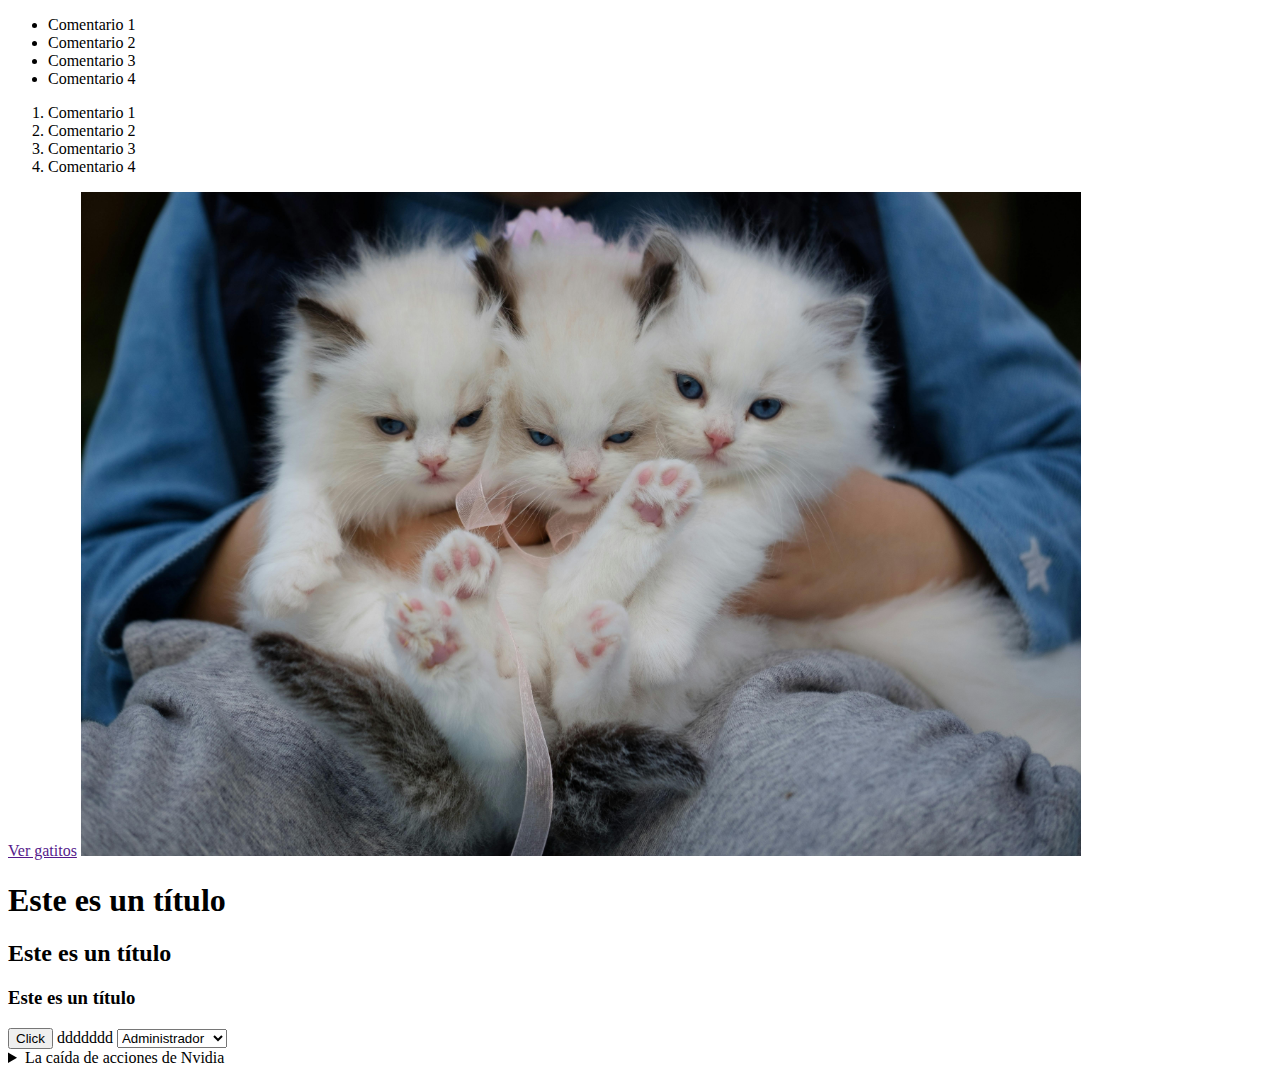
<file: index.html>
<!DOCTYPE html>
<html lang="en">
<head>
    <meta charset="UTF-8">
    <meta name="viewport" content="width=device-width, initial-scale=1.0">
    <title>Ejemplo</title>
</head>
<body>
    <!-- Unordered list -->
    <ul>
        <!-- List Item -->
        <li>Comentario 1</li>
        <li>Comentario 2</li>
        <li>Comentario 3</li>
        <li>Comentario 4</li>
        
    </ul>
    
    <!-- Ordered list -->
    <ol>
        <!-- List Item -->
        <li>Comentario 1</li>
        <li>Comentario 2</li>
        <li>Comentario 3</li>
        <li>Comentario 4</li>
    </ol>

    <!-- Creando un link -->
    <a href="" target="">Ver gatitos</a>

    <!-- Agregando una imagen -->
    <!-- Source -->
    <!-- Alternative Text -->
    <img src="gatitos.jpg" alt="Imagen de gatito blanco" width="1000px">

    <!-- Heading -->
     <h1>Este es un título</h1>
     <h2>Este es un título</h2>
     <h3>Este es un título</h3>

    <!-- botones -->
     <button>Click</button>

    <!-- Desplegable de opciones -->ddddddd
     <select>
        <option>Administrador</option>
        <option>Cliente</option>
        <option>Mantenimiento</option>
        <option>Premium</option>
        <option>data</option>
     </select>

    <!-- Desplegable de preguntas y respuestas -->
     <details>
        <summary>La caída de acciones de Nvidia</summary>
        <p>
            Lorem ipsum dolor, sit amet consectetur adipisicing elit. Magni iste explicabo eveniet molestiae, qui corporis voluptatem tempora ut maxime, voluptatum facere! Animi voluptates incidunt asperiores ratione a quibusdam deleniti sed?
        </p>
     </details>
</body>
</html>
</file>
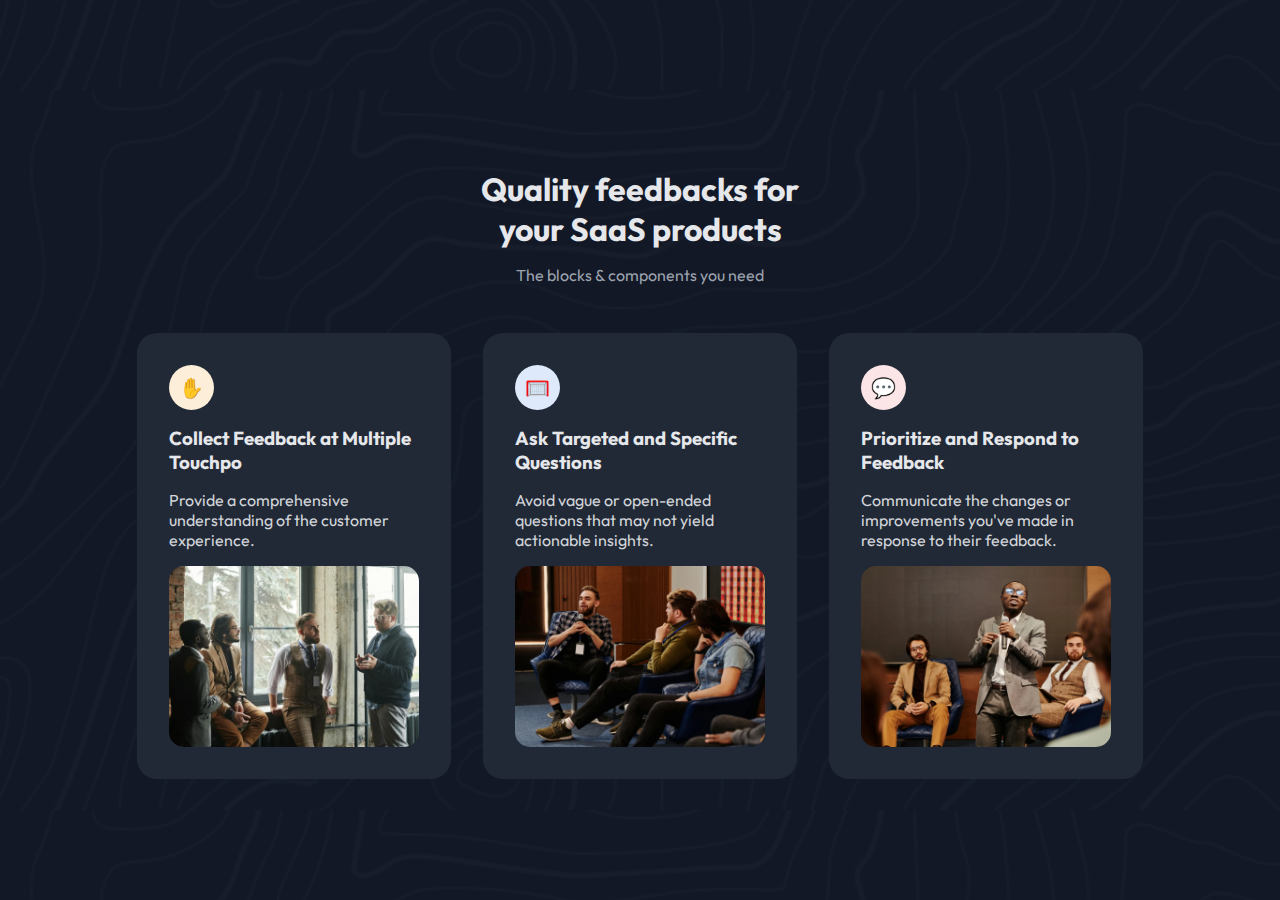
<file: docs/index.html>
<!DOCTYPE html>
<html lang="en">
  <head>
    <meta charset="UTF-8" />
    <meta name="viewport" content="width=device-width, initial-scale=1.0" />

    <link
      rel="icon"
      href="resources/favicon.ico"
      type="image/x-icon"
      sizes="96x96"
    />

    <title>Simple Feature Section | devChallenges.io</title>

    <link rel="stylesheet" href="css/style.css">

  </head>
  <body>
    <header  class="titulo">
        <h1>Quality feedbacks for your SaaS products</h1>
        <p>The blocks & components you need</p>

    </header>
    <main>
        <article>
          <div class="emoji">
            ✋
          </div>
          <h3> Collect Feedback at Multiple Touchpo</h3>
          <p class="card-description">
            Provide a comprehensive understanding of the customer experience.
          </p>
          <img src="./resources/photo_2@2x.png" alt="image">
        </article>
        <article>
          <div class="emoji">
            🥅
          </div>
          <h3>Ask Targeted and Specific Questions</h3>
          <p class="card-description">
            Avoid vague or open-ended questions that may not yield actionable insights.
          </p>
          <img src="./resources/photo_1@2x.png" alt="image">
        </article>
        <article>
          <div class="emoji">
            💬
          </div>
          <h3>Prioritize and Respond to Feedback</h3>
          <p class="card-description">
            Communicate the changes or improvements you've made in response to their feedback.
          </p>
          <img src="./resources/photo_3@2x.png" alt="image">
        </article>
    </main>
     
    <!-- <div>
      <h1 class="Titulo">
        Quality feedbacks for yours SaaS products
      </h1>
    </div>

    <div class="author-info">
      Coded by <a href="#">Your Name Here</a> | Challenge by
      <a href="https://www.devchallenges.io?ref=challenge" target="_blank"
        >devChallenges.io</a
      >.
    </div> -->
  </body>
</html>
</file>
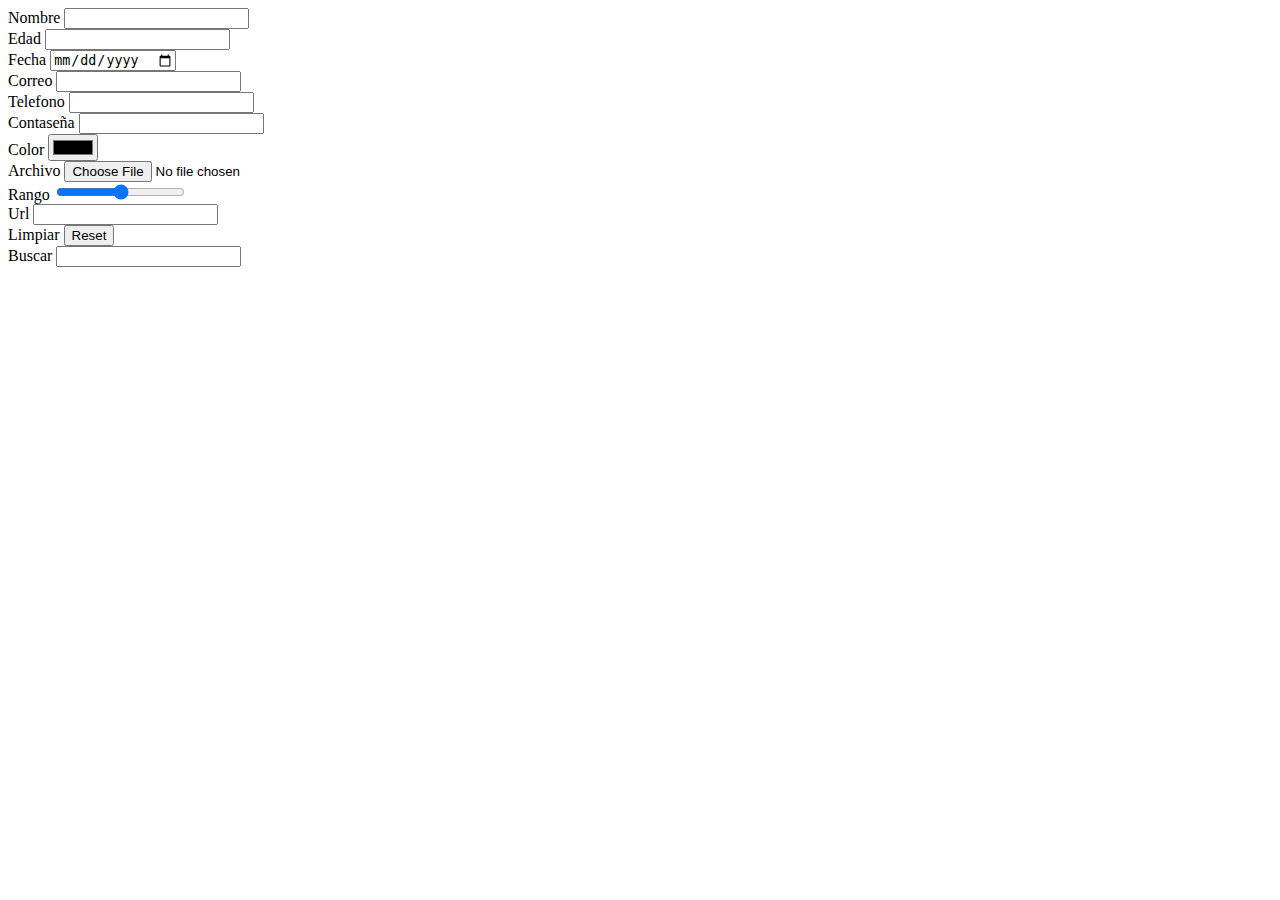
<file: Semana2/Jueves/Index.html>
<!DOCTYPE html>
<html lang="en">
<head>
    <meta charset="UTF-8">
    <meta name="viewport" content="width=device-width, initial-scale=1.0">
    <meta name="description" content="Esta es una paguna de ejemplo de formulario">
    <meta name="keywords" content="Formularios">
    <title>Formularios</title>
    <!-- <style>
        input:valid{
            background-color: green;
        }
        input:invalid{
            background-color: red;
        }
    </style> -->
</head>
<body>
    <form action="">
        <div>
            <label for="nombre">Nombre</label>
            <input type="text" name="nombre" id="nombre">
        </div>
        <div>
            <label for="edad">Edad</label>
            <input type="number" id="edad">
        </div>
        <div>
            <label>Fecha</label>
            <input type="date">
        </div>
        <div>
            <label>Correo</label>
            <input type="email">
        </div>
        </div>
        <div>
            <label>Telefono</label>
            <input type="tel" pattern="[0-9]{9}">
        </div>
        <div>
            <label>Contaseña</label>
            <input type="password" minlength="8" maxlength="16">
        </div>
        <div>
            <label>Color</label>
            <input type="color">
        </div>
        <div>
            <label>Archivo</label>
            <input type="file">
        </div>
        <div>
            <label>Rango</label>
            <input type="range" value="" min="1" max="100">
        </div>
        <div>
            <label>Url</label>
            <input type="url">
        </div>
        <!-- Limpia  todo el formulario. Debe de estar dentro del formulario -->
        <div>
            <label>Limpiar</label>
            <input type="reset">
        </div>
        <div>
            <label>Buscar</label>
            <input type="search">
        </div>
    </form>
</body>
</html>
</file>
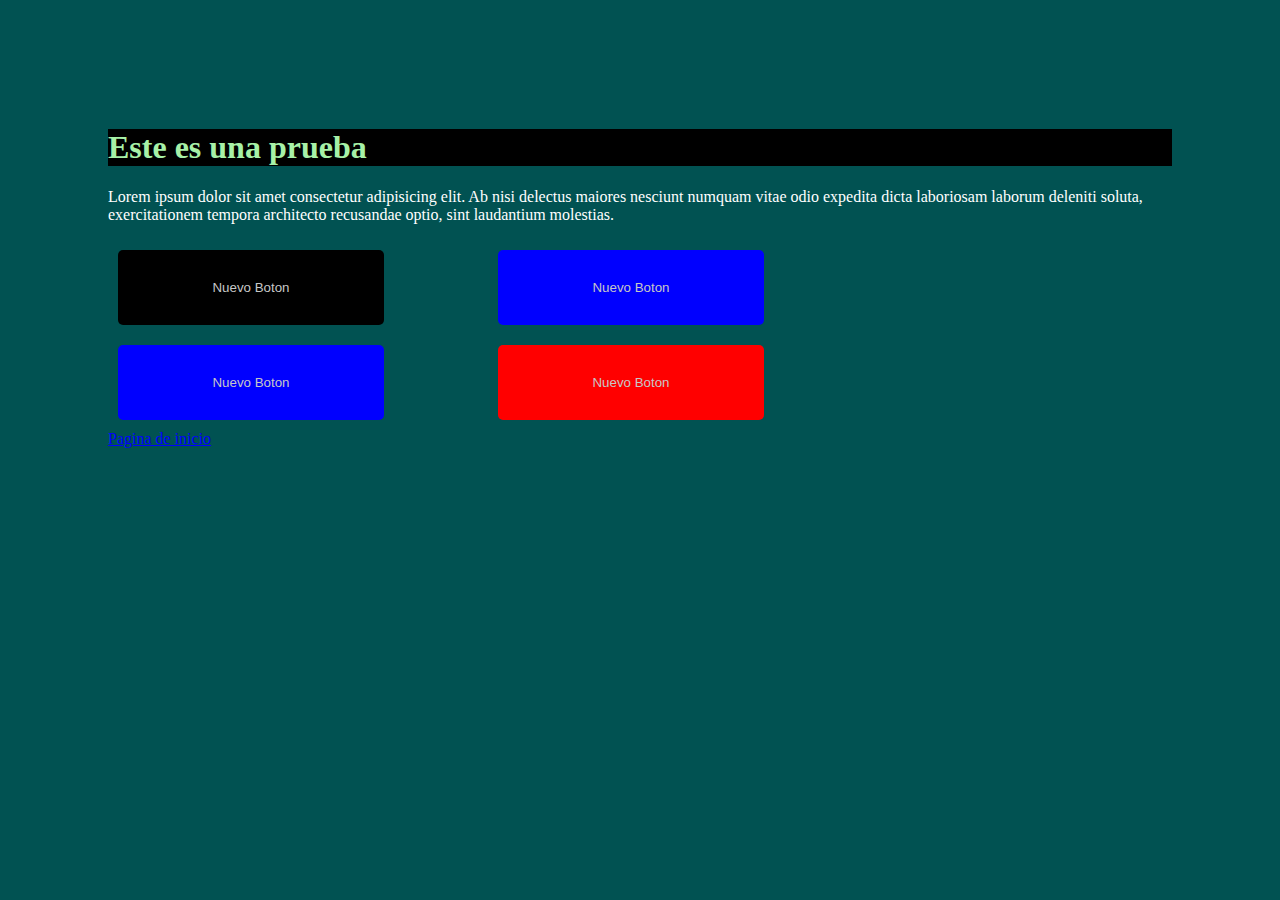
<file: Semana2/Viernes/index.html>
<!DOCTYPE html>
<html lang="en">
<head>
    <meta charset="UTF-8">
    <meta name="viewport" content="width=device-width, initial-scale=1.0">
    <title>Document</title>
    <style>
        h1{
            color: rgb(167, 241, 167);
            background-color: black;
        }
        p{
            color: rgb(255, 255, 255);
        }
        body{
            background-color: rgb(1, 82, 82);
        }
        div{
            padding: 100px;
        }
        button{
            border: 0;
            border-radius: 5px;
            background-color: black;
            color:rgb(199, 199, 199);
            padding: 30px;
            margin: 10px;
            margin-top: 10px;
            margin-bottom: 10px;
            margin-left: 10px;
            margin-right: 100px;
            width: 25%;
            /* width: 100px;
            height: 20px; */          
        }
        button:hover{
            background-color: aliceblue;
            color: black;
            border-radius: 50px;
           }
        /* #unico:hover{
            background-color: white;
        } */

        a:visited{
            color: green;
        }
        
        a{
            color: blue;
        }

        .boton{
            background-color: blue;
        }
        #unico{
            background-color: red;
        }

    </style>
</head>
<body>
    <div >
        <h1>Este es una prueba</h1>
        <p>Lorem ipsum dolor sit amet consectetur adipisicing elit. Ab nisi delectus maiores nesciunt numquam vitae odio expedita dicta laboriosam laborum deleniti soluta, exercitationem tempora architecto recusandae optio, sint laudantium molestias.</p>
        <button>
            Nuevo Boton
        </button>
        <button class="boton">
            Nuevo Boton
        </button>
        <button class="boton">
            Nuevo Boton
        </button>
        <button id="unico">
            Nuevo Boton
        </button>
        <br>
        <a href="#">Pagina de inicio</a>
    </div>
</html>
</file>
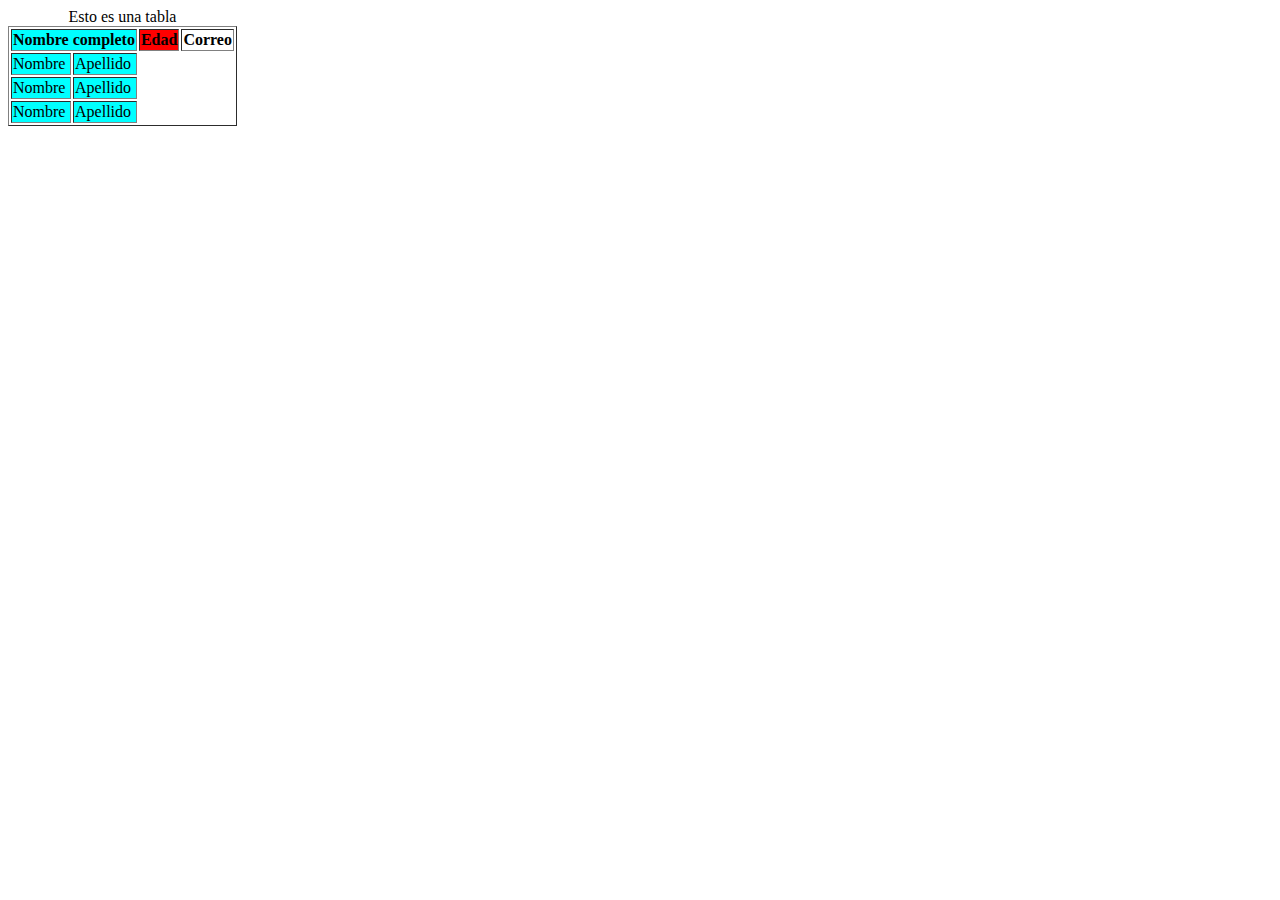
<file: Semana2/Jueves/tablas.html>
<!DOCTYPE html>
<html lang="en">
<head>
    <meta charset="UTF-8">
    <meta name="viewport" content="width=device-width, initial-scale=1.0">
    <title>Document</title>
</head>
<body>
    <table border="1">
        <!-- Esto es  para agrupar tablas pero visualmente -->
         <colgroup>
            <col span="2" style="background-color: aqua;">
            <col style="background-color: red;">
        </colgroup>
        <caption>
            Esto  es una tabla
        </caption>
        <thead>
        <tr>
            <th colspan="2">Nombre completo</th>
            <th>Edad</th>
            <th>Correo</th>
        </tr>
        </thead>
        <tr>
            <td>Nombre</td>
            <td>Apellido</td>
        </tr>
        <tr>
            <td>Nombre</td>
            <td>Apellido</td>
        </tr>
        <tfoot>
            <tr>
            <td>Nombre</td>
            <td>Apellido</td>
        </tr>
        </tfoot>
    </table>
</body>
</html>
</file>
<file: docs/css/style.css>
@import url('https://fonts.googleapis.com/css2?family=Barlow+Semi+Condensed:ital,wght@0,100;0,200;0,300;0,400;0,500;0,600;0,700;0,800;0,900;1,100;1,200;1,300;1,400;1,500;1,600;1,700;1,800;1,900&family=Outfit&display=swap');


:root{
    --yellow: #FCEED8;
    --body-background: #121826;
    --gray1: #9DA3AE;
    --title-color: #E5E7EB;
    --pink: #FBE5E6;
    --skyblue: #DEE9FC;
    --gray2: #D2D5DA;
    --card-background:#212936;

}

*{
    margin: 0;
    padding: 0;
}

body{
    background-color: var(--body-background);
    background-image: url(/Semana3/Jueves/simple-feature-section-master/resources/Background_image.svg);
    background-position: center;
    background-size: contain;

    font-family: "Outfit", sans-serif;
    font-optical-sizing: auto;
    font-style: normal;

    display: flex;
    flex-direction: column;
    justify-content: center;
    align-items: center;

    min-height: 100vh;
    gap: 3em;
    /* padding: 3em 0; */


}

h1, h3{
    color: var(--title-color);
}
header{
    text-align: center;
    width: 350px;
    margin-top: 3em;
}
header p{
    color: var(--gray1);
    margin-top: 1em;
    
}
header h1{
    font-size: 40zx;
}
/* Estilos para las tarjeras */
article{
    background-color: var(--card-background);
    width: 250px;
    border-radius: 20px;

    padding: 2em;

    display: flex;
    flex-direction: column;
    gap: 1em;
}

main{
    display: flex;
    gap: 2em;
    justify-content: center;

    /* width: 90%; */

    flex-wrap: wrap;

}


.emoji{
    background-color: var(--skyblue);
    width: fit-content;
    padding: .5em;
    border-radius: 50%;
    font-size: 20px;
}
article:nth-child(1) .emoji{
    background-color: var(--yellow);
}
article:nth-child(2) .emoji{
    background-color: var(--skyblue);
}
article:nth-child(3) .emoji{
    background-color: var(--pink);
}
article img{
    width: 100%;
    border-radius: 15px;

}

.card-description{
    color: var(--gray2);
}

article p{
    font-weight: 400;
}

@media (width <1025px){
    body{
        padding: 3em 0;
    }
}
@media (width <=640px) {
    header{
        width: 95%;
    }
    
}
</file>
